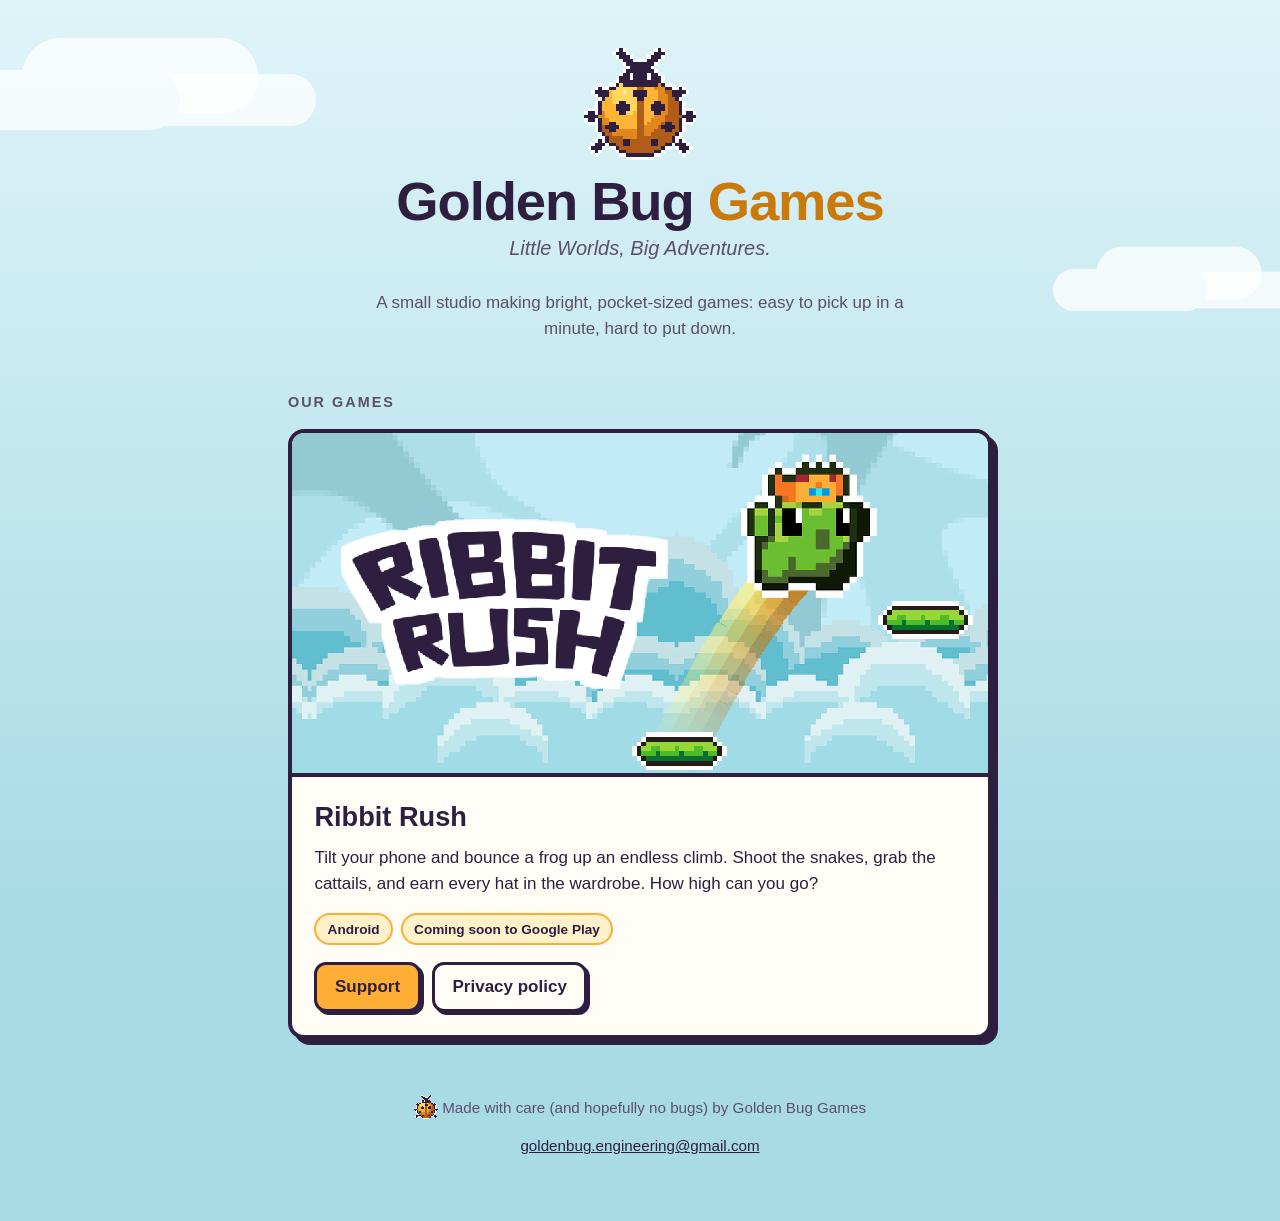
<file: index.html>
<!doctype html>
<html lang="en">
<head>
<meta charset="utf-8">
<meta name="viewport" content="width=device-width, initial-scale=1">
<link rel="icon" type="image/png" sizes="32x32" href="/favicon.png">
<link rel="apple-touch-icon" href="/logo.png">
<title>Golden Bug Games</title>
<meta name="description" content="Golden Bug Games: Little Worlds, Big Adventures. Makers of Ribbit Rush.">
<link rel="stylesheet" href="/site.css">
</head>
<body>
<main>
<header class="hero">
<img src="logo.png" alt="The Golden Bug Games ladybug" width="112" height="112">
<h1>Golden Bug <span>Games</span></h1>
<p class="tagline">Little Worlds, Big Adventures.</p>
<p class="about">A small studio making bright, pocket-sized games: easy to pick up in a minute, hard to put down.</p>
</header>

<h2 class="section">Our games</h2>
<article class="game">
<img src="ribbit-rush/feature.png" alt="Ribbit Rush: a frog in a gold crown leaping between platforms in the sky" width="1024" height="500">
<div class="body">
<h3>Ribbit Rush</h3>
<p>Tilt your phone and bounce a frog up an endless climb. Shoot the snakes, grab the cattails, and earn every hat in the wardrobe. How high can you go?</p>
<ul class="chips">
<li>Android</li>
<li>Coming soon to Google Play</li>
</ul>
<nav class="links" aria-label="Ribbit Rush">
<a href="ribbit-rush/support/">Support</a>
<a class="quiet" href="ribbit-rush/privacy/">Privacy policy</a>
</nav>
</div>
</article>

<footer>
<p><img src="favicon.png" alt="" width="24" height="24"> Made with care (and hopefully no bugs) by Golden Bug Games</p>
<p><a href="mailto:goldenbug.engineering@gmail.com">goldenbug.engineering@gmail.com</a></p>
</footer>
</main>
</body>
</html>
</file>
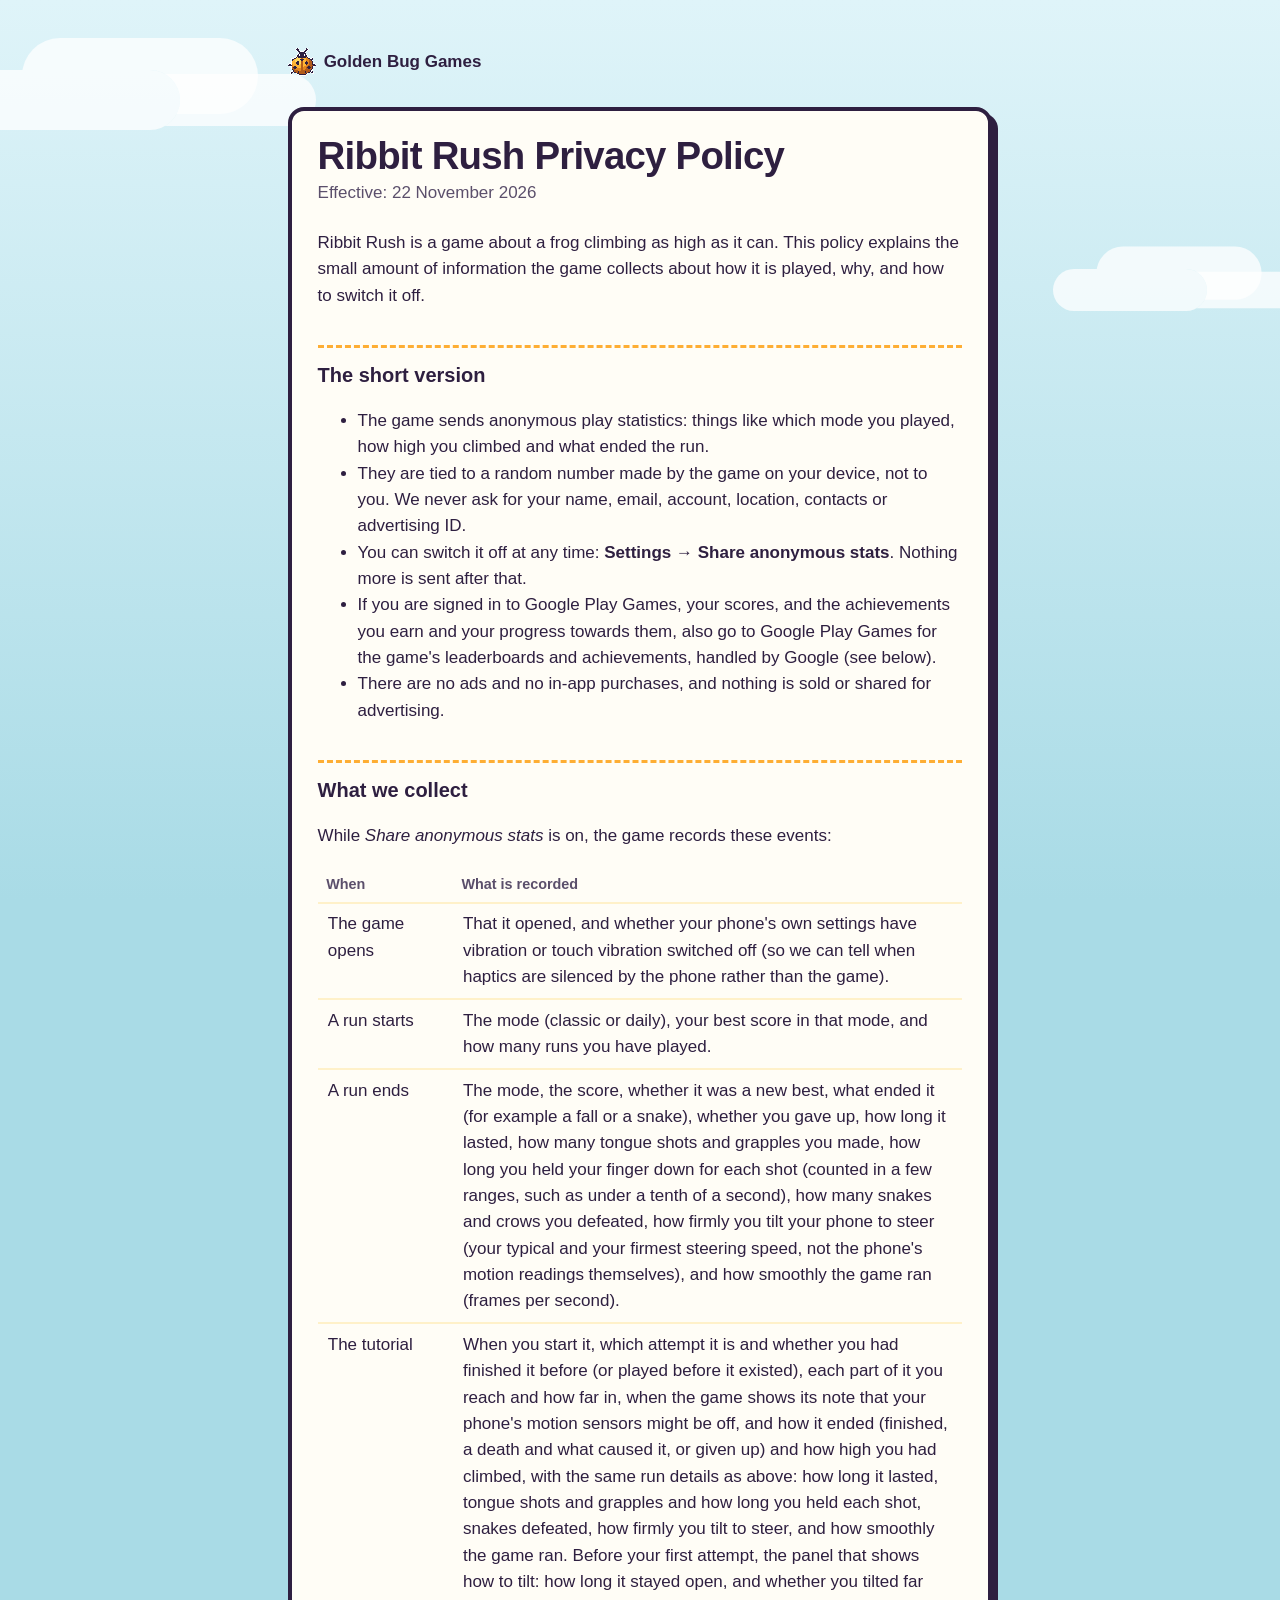
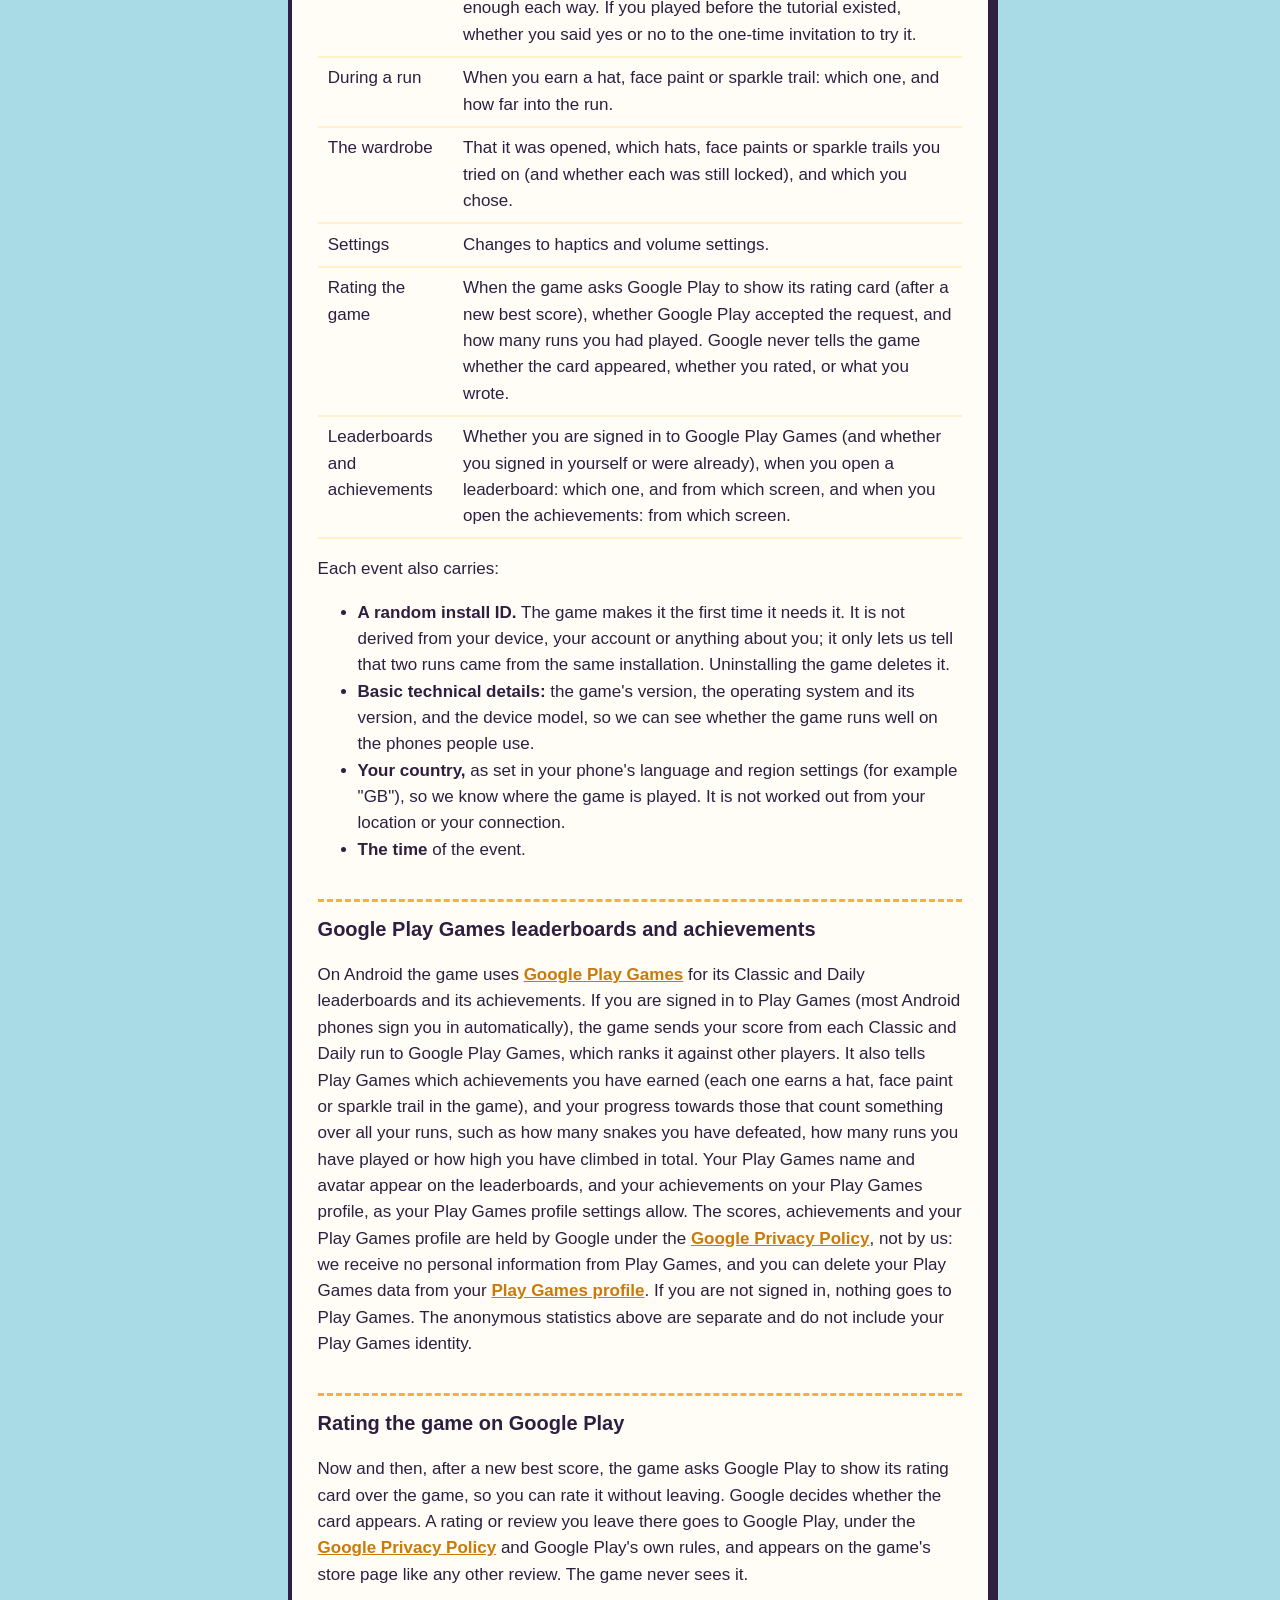
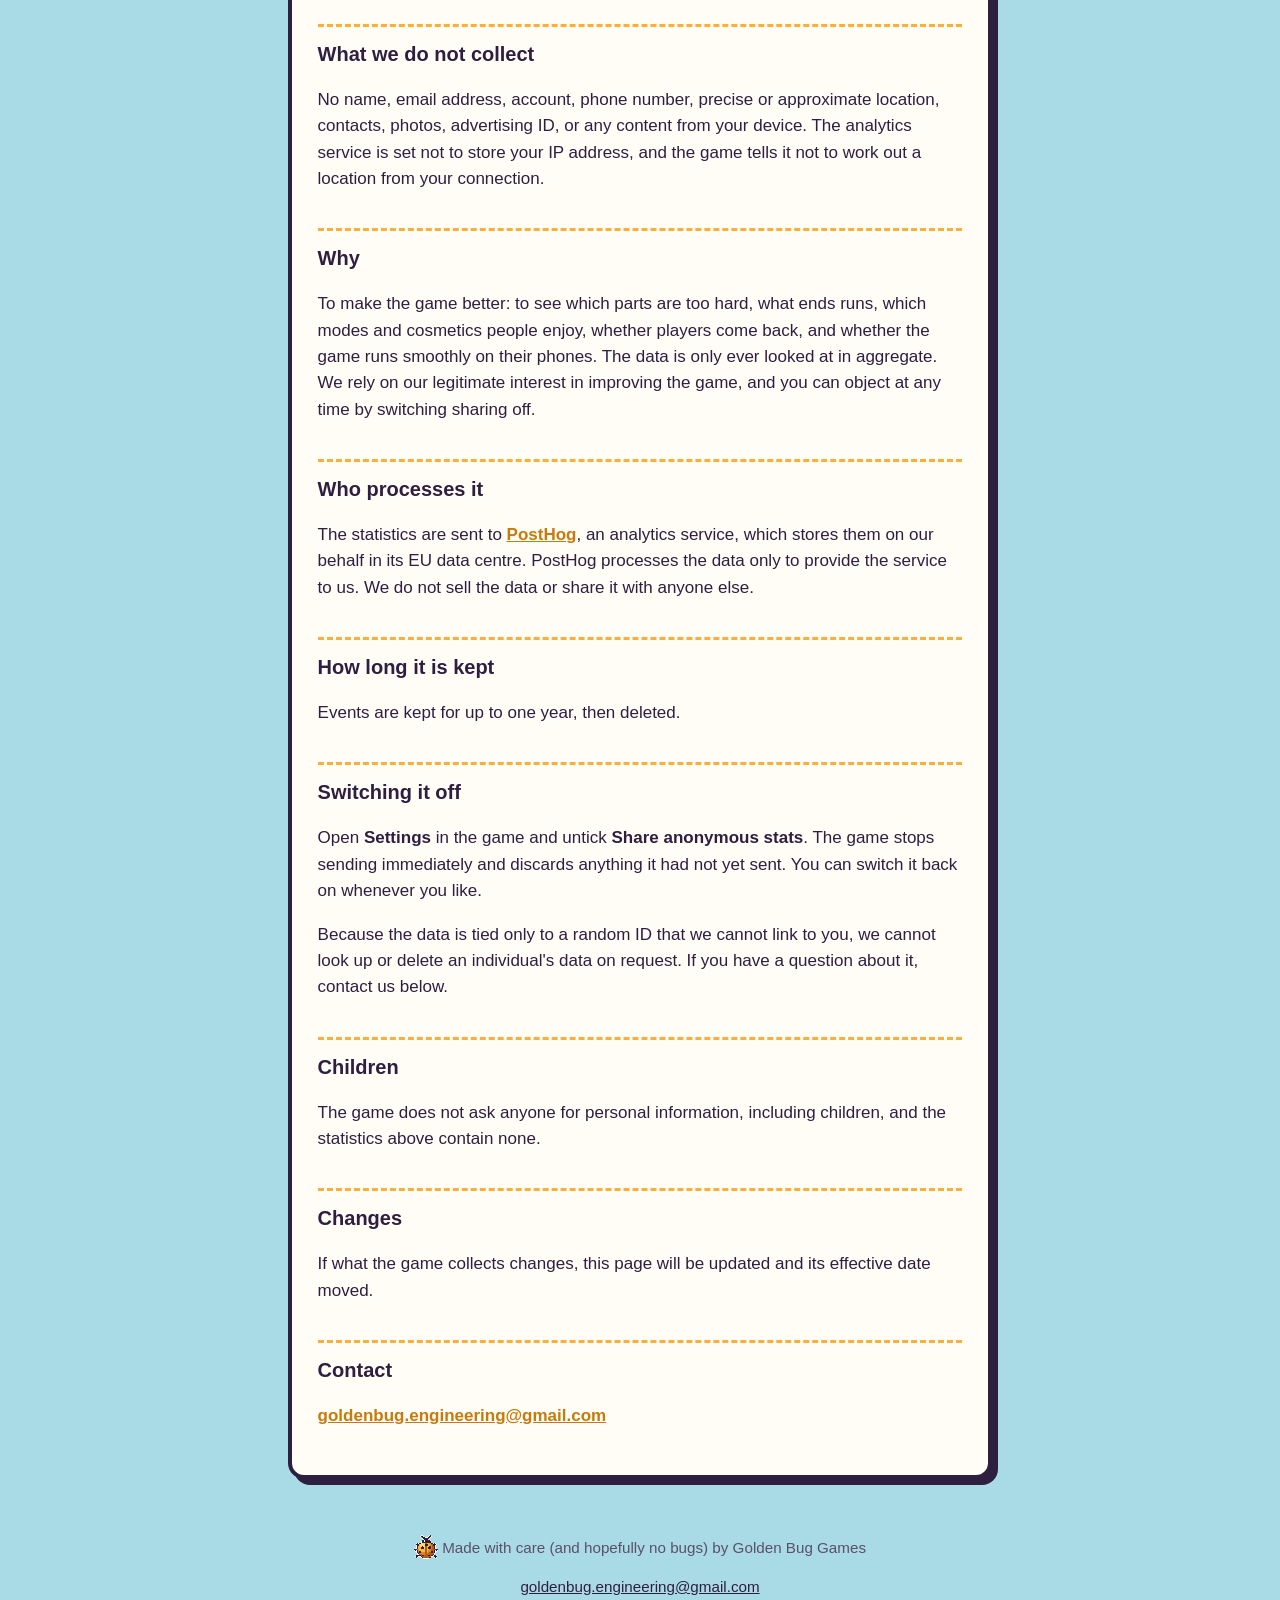
<file: ribbit-rush/privacy/index.html>
<!doctype html>
<html lang="en">
<head>
<meta charset="utf-8">
<meta name="viewport" content="width=device-width, initial-scale=1">
<link rel="icon" type="image/png" sizes="32x32" href="/favicon.png">
<link rel="apple-touch-icon" href="/logo.png">
<link rel="stylesheet" href="/site.css">
<title>Ribbit Rush Privacy Policy</title>
</head>
<body>
<main>
<p class="home"><a href="/"><img src="/favicon.png" alt="" width="28" height="28">Golden Bug Games</a></p>
<article class="page">
<h1>Ribbit Rush Privacy Policy</h1>
<p class="meta">Effective: 22 November 2026</p>

<p>Ribbit Rush is a game about a frog climbing as high as it can. This policy explains the small amount of information the game collects about how it is played, why, and how to switch it off.</p>

<h2>The short version</h2>
<ul>
<li>The game sends anonymous play statistics: things like which mode you played, how high you climbed and what ended the run.</li>
<li>They are tied to a random number made by the game on your device, not to you. We never ask for your name, email, account, location, contacts or advertising ID.</li>
<li>You can switch it off at any time: <strong>Settings → Share anonymous stats</strong>. Nothing more is sent after that.</li>
<li>If you are signed in to Google Play Games, your scores, and the achievements you earn and your progress towards them, also go to Google Play Games for the game's leaderboards and achievements, handled by Google (see below).</li>
<li>There are no ads and no in-app purchases, and nothing is sold or shared for advertising.</li>
</ul>

<h2>What we collect</h2>
<p>While <em>Share anonymous stats</em> is on, the game records these events:</p>
<table>
<tr><th>When</th><th>What is recorded</th></tr>
<tr><td>The game opens</td><td>That it opened, and whether your phone's own settings have vibration or touch vibration switched off (so we can tell when haptics are silenced by the phone rather than the game).</td></tr>
<tr><td>A run starts</td><td>The mode (classic or daily), your best score in that mode, and how many runs you have played.</td></tr>
<tr><td>A run ends</td><td>The mode, the score, whether it was a new best, what ended it (for example a fall or a snake), whether you gave up, how long it lasted, how many tongue shots and grapples you made, how long you held your finger down for each shot (counted in a few ranges, such as under a tenth of a second), how many snakes and crows you defeated, how firmly you tilt your phone to steer (your typical and your firmest steering speed, not the phone's motion readings themselves), and how smoothly the game ran (frames per second).</td></tr>
<tr><td>The tutorial</td><td>When you start it, which attempt it is and whether you had finished it before (or played before it existed), each part of it you reach and how far in, when the game shows its note that your phone's motion sensors might be off, and how it ended (finished, a death and what caused it, or given up) and how high you had climbed, with the same run details as above: how long it lasted, tongue shots and grapples and how long you held each shot, snakes defeated, how firmly you tilt to steer, and how smoothly the game ran. Before your first attempt, the panel that shows how to tilt: how long it stayed open, and whether you tilted far enough each way. If you played before the tutorial existed, whether you said yes or no to the one-time invitation to try it.</td></tr>
<tr><td>During a run</td><td>When you earn a hat, face paint or sparkle trail: which one, and how far into the run.</td></tr>
<tr><td>The wardrobe</td><td>That it was opened, which hats, face paints or sparkle trails you tried on (and whether each was still locked), and which you chose.</td></tr>
<tr><td>Settings</td><td>Changes to haptics and volume settings.</td></tr>
<tr><td>Rating the game</td><td>When the game asks Google Play to show its rating card (after a new best score), whether Google Play accepted the request, and how many runs you had played. Google never tells the game whether the card appeared, whether you rated, or what you wrote.</td></tr>
<tr><td>Leaderboards and achievements</td><td>Whether you are signed in to Google Play Games (and whether you signed in yourself or were already), when you open a leaderboard: which one, and from which screen, and when you open the achievements: from which screen.</td></tr>
</table>
<p>Each event also carries:</p>
<ul>
<li><strong>A random install ID.</strong> The game makes it the first time it needs it. It is not derived from your device, your account or anything about you; it only lets us tell that two runs came from the same installation. Uninstalling the game deletes it.</li>
<li><strong>Basic technical details:</strong> the game's version, the operating system and its version, and the device model, so we can see whether the game runs well on the phones people use.</li>
<li><strong>Your country,</strong> as set in your phone's language and region settings (for example "GB"), so we know where the game is played. It is not worked out from your location or your connection.</li>
<li><strong>The time</strong> of the event.</li>
</ul>

<h2>Google Play Games leaderboards and achievements</h2>
<p>On Android the game uses <a href="https://play.google.com/games">Google Play Games</a> for its Classic and Daily leaderboards and its achievements. If you are signed in to Play Games (most Android phones sign you in automatically), the game sends your score from each Classic and Daily run to Google Play Games, which ranks it against other players. It also tells Play Games which achievements you have earned (each one earns a hat, face paint or sparkle trail in the game), and your progress towards those that count something over all your runs, such as how many snakes you have defeated, how many runs you have played or how high you have climbed in total. Your Play Games name and avatar appear on the leaderboards, and your achievements on your Play Games profile, as your Play Games profile settings allow. The scores, achievements and your Play Games profile are held by Google under the <a href="https://policies.google.com/privacy">Google Privacy Policy</a>, not by us: we receive no personal information from Play Games, and you can delete your Play Games data from your <a href="https://play.google.com/games/profile">Play Games profile</a>. If you are not signed in, nothing goes to Play Games. The anonymous statistics above are separate and do not include your Play Games identity.</p>

<h2>Rating the game on Google Play</h2>
<p>Now and then, after a new best score, the game asks Google Play to show its rating card over the game, so you can rate it without leaving. Google decides whether the card appears. A rating or review you leave there goes to Google Play, under the <a href="https://policies.google.com/privacy">Google Privacy Policy</a> and Google Play's own rules, and appears on the game's store page like any other review. The game never sees it.</p>

<h2>What we do not collect</h2>
<p>No name, email address, account, phone number, precise or approximate location, contacts, photos, advertising ID, or any content from your device. The analytics service is set not to store your IP address, and the game tells it not to work out a location from your connection.</p>

<h2>Why</h2>
<p>To make the game better: to see which parts are too hard, what ends runs, which modes and cosmetics people enjoy, whether players come back, and whether the game runs smoothly on their phones. The data is only ever looked at in aggregate. We rely on our legitimate interest in improving the game, and you can object at any time by switching sharing off.</p>

<h2>Who processes it</h2>
<p>The statistics are sent to <a href="https://posthog.com">PostHog</a>, an analytics service, which stores them on our behalf in its EU data centre. PostHog processes the data only to provide the service to us. We do not sell the data or share it with anyone else.</p>

<h2>How long it is kept</h2>
<p>Events are kept for up to one year, then deleted.</p>

<h2>Switching it off</h2>
<p>Open <strong>Settings</strong> in the game and untick <strong>Share anonymous stats</strong>. The game stops sending immediately and discards anything it had not yet sent. You can switch it back on whenever you like.</p>
<p>Because the data is tied only to a random ID that we cannot link to you, we cannot look up or delete an individual's data on request. If you have a question about it, contact us below.</p>

<h2>Children</h2>
<p>The game does not ask anyone for personal information, including children, and the statistics above contain none.</p>

<h2>Changes</h2>
<p>If what the game collects changes, this page will be updated and its effective date moved.</p>

<h2>Contact</h2>
<p><a href="mailto:goldenbug.engineering@gmail.com">goldenbug.engineering@gmail.com</a></p>
</article>

<footer>
<p><img src="/favicon.png" alt="" width="24" height="24"> Made with care (and hopefully no bugs) by Golden Bug Games</p>
<p><a href="mailto:goldenbug.engineering@gmail.com">goldenbug.engineering@gmail.com</a></p>
</footer>
</main>
</body>
</html>
</file>
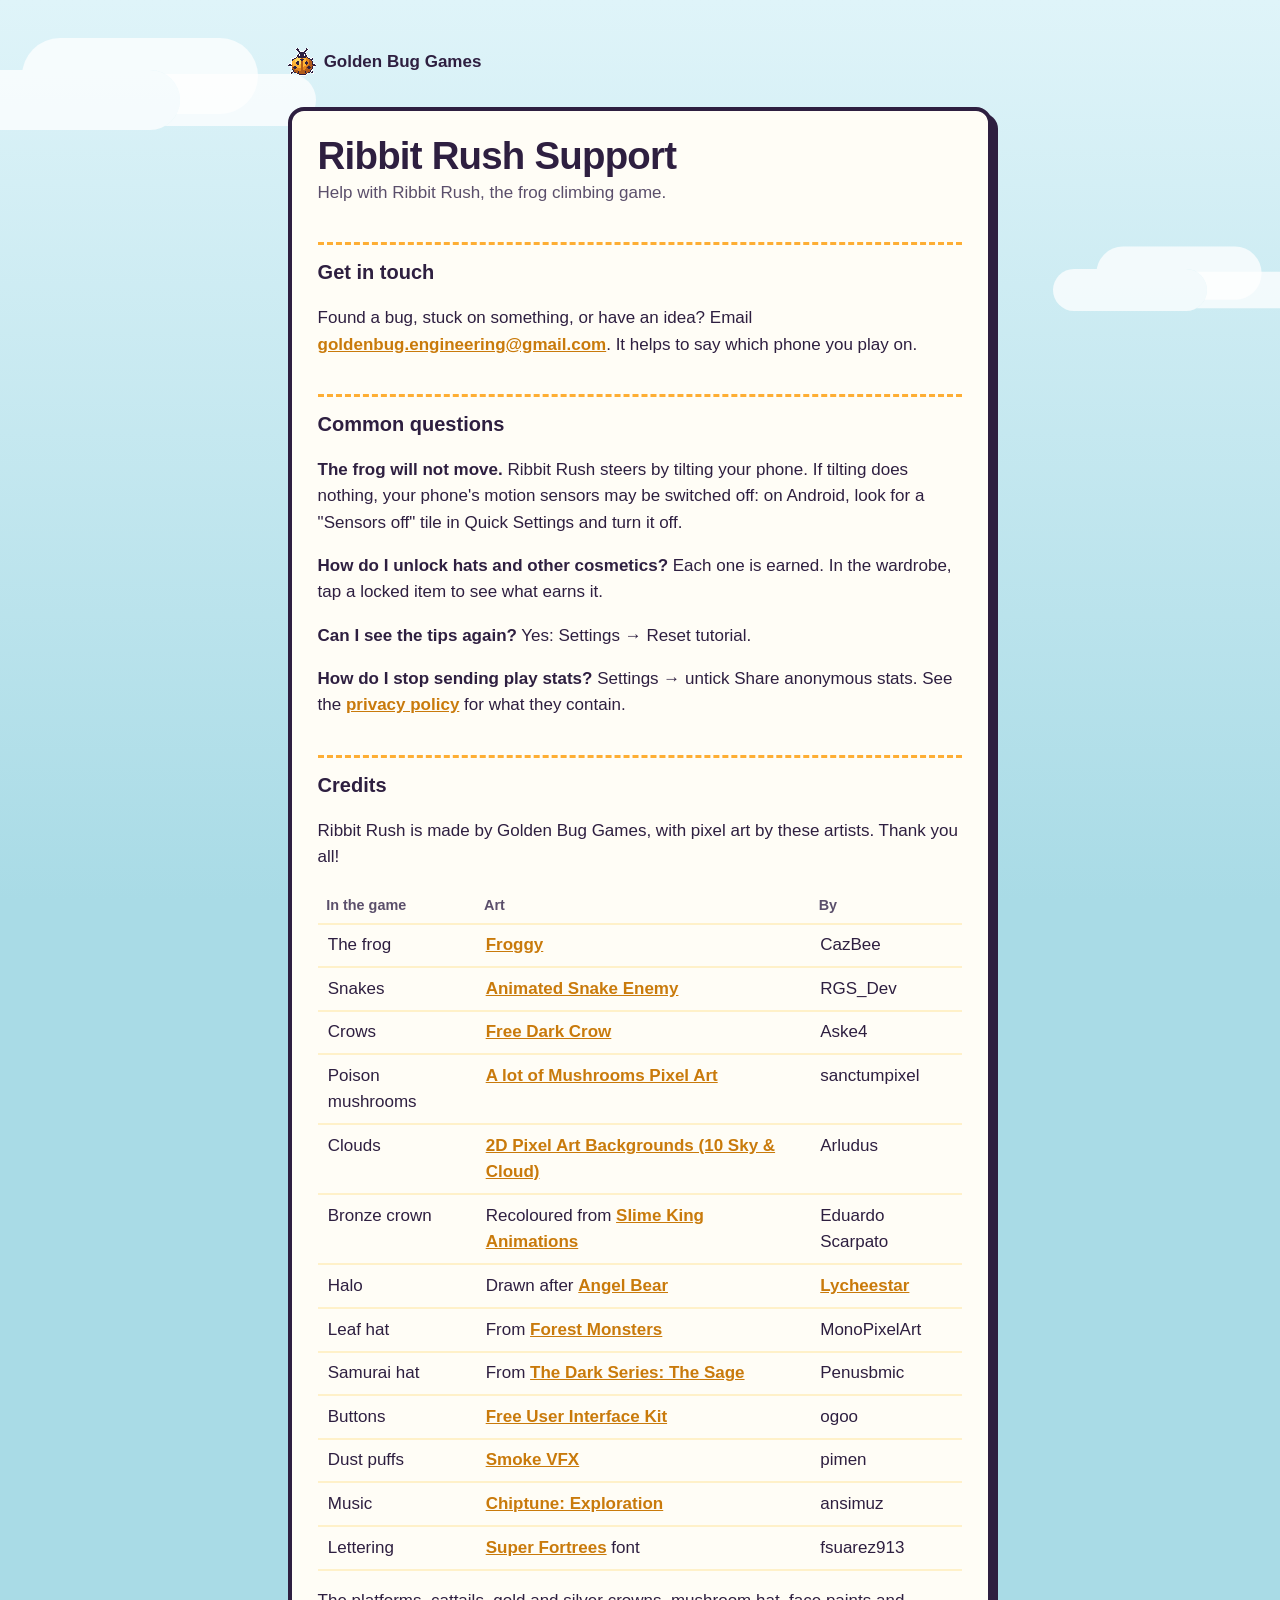
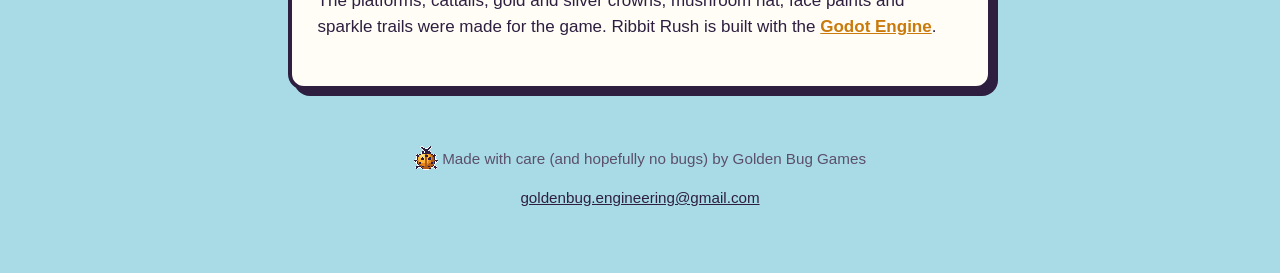
<file: ribbit-rush/support/index.html>
<!doctype html>
<html lang="en">
<head>
<meta charset="utf-8">
<meta name="viewport" content="width=device-width, initial-scale=1">
<link rel="icon" type="image/png" sizes="32x32" href="/favicon.png">
<link rel="apple-touch-icon" href="/logo.png">
<link rel="stylesheet" href="/site.css">
<title>Ribbit Rush Support</title>
</head>
<body>
<main>
<p class="home"><a href="/"><img src="/favicon.png" alt="" width="28" height="28">Golden Bug Games</a></p>
<article class="page">
<h1>Ribbit Rush Support</h1>
<p class="meta">Help with Ribbit Rush, the frog climbing game.</p>

<h2>Get in touch</h2>
<p>Found a bug, stuck on something, or have an idea? Email <a href="mailto:goldenbug.engineering@gmail.com">goldenbug.engineering@gmail.com</a>. It helps to say which phone you play on.</p>

<h2>Common questions</h2>
<p><strong>The frog will not move.</strong> Ribbit Rush steers by tilting your phone. If tilting does nothing, your phone's motion sensors may be switched off: on Android, look for a "Sensors off" tile in Quick Settings and turn it off.</p>
<p><strong>How do I unlock hats and other cosmetics?</strong> Each one is earned. In the wardrobe, tap a locked item to see what earns it.</p>
<p><strong>Can I see the tips again?</strong> Yes: Settings → Reset tutorial.</p>
<p><strong>How do I stop sending play stats?</strong> Settings → untick Share anonymous stats. See the <a href="../privacy/">privacy policy</a> for what they contain.</p>

<h2>Credits</h2>
<p>Ribbit Rush is made by Golden Bug Games, with pixel art by these artists. Thank you all!</p>
<table>
<tr><th>In the game</th><th>Art</th><th>By</th></tr>
<tr><td>The frog</td><td><a href="https://caz-bee.itch.io/froggy">Froggy</a></td><td>CazBee</td></tr>
<tr><td>Snakes</td><td><a href="https://rgsdev.itch.io/animated-snake-enemy-for-fantasy-rpg-2d-game-rgsdev">Animated Snake Enemy</a></td><td>RGS_Dev</td></tr>
<tr><td>Crows</td><td><a href="https://aske4.itch.io/free-dark-crow">Free Dark Crow</a></td><td>Aske4</td></tr>
<tr><td>Poison mushrooms</td><td><a href="https://sanctumpixel.itch.io/a-lot-of-mushroom-pixel-art">A lot of Mushrooms Pixel Art</a></td><td>sanctumpixel</td></tr>
<tr><td>Clouds</td><td><a href="https://arludus.itch.io/pixel-art-backgrounds-10-sky-cloud">2D Pixel Art Backgrounds (10 Sky &amp; Cloud)</a></td><td>Arludus</td></tr>
<tr><td>Bronze crown</td><td>Recoloured from <a href="https://eduardscarpato.itch.io/slime-king-animations-pixel-art-2d">Slime King Animations</a></td><td>Eduardo Scarpato</td></tr>
<tr><td>Halo</td><td>Drawn after <a href="https://lycheestar.itch.io/angel-bear-kawaii-spritesheet">Angel Bear</a></td><td><a href="https://lycheestar.itch.io/">Lycheestar</a></td></tr>
<tr><td>Leaf hat</td><td>From <a href="https://monopixelart.itch.io/forest-monsters-pixel-art">Forest Monsters</a></td><td>MonoPixelArt</td></tr>
<tr><td>Samurai hat</td><td>From <a href="https://penusbmic.itch.io/the-dark-series-the-sage">The Dark Series: The Sage</a></td><td>Penusbmic</td></tr>
<tr><td>Buttons</td><td><a href="https://ogoo.itch.io/free-user-interface-kit">Free User Interface Kit</a></td><td>ogoo</td></tr>
<tr><td>Dust puffs</td><td><a href="https://pimen.itch.io/smoke-vfx-1">Smoke VFX</a></td><td>pimen</td></tr>
<tr><td>Music</td><td><a href="https://opengameart.org/content/chiptune-exploration">Chiptune: Exploration</a></td><td>ansimuz</td></tr>
<tr><td>Lettering</td><td><a href="https://www.dafont.com/super-fortrees.font">Super Fortrees</a> font</td><td>fsuarez913</td></tr>
</table>
<p>The platforms, cattails, gold and silver crowns, mushroom hat, face paints and sparkle trails were made for the game. Ribbit Rush is built with the <a href="https://godotengine.org">Godot Engine</a>.</p>
</article>

<footer>
<p><img src="/favicon.png" alt="" width="24" height="24"> Made with care (and hopefully no bugs) by Golden Bug Games</p>
<p><a href="mailto:goldenbug.engineering@gmail.com">goldenbug.engineering@gmail.com</a></p>
</footer>
</main>
</body>
</html>
</file>
<file: site.css>
/* Golden Bug Games: the whole site's look, shared by every page. The sky
   of Ribbit Rush (a night sky in dark mode), ink-bordered paper cards, gold
   accents. No web fonts or outside requests. */
:root {
  --sky-top: #dff4f9; --sky-bottom: #a9dbe6;
  --ink: #2e1f40; --muted: #5b4f6b; --paper: #fffdf6;
  --gold: #feae34; --gold-deep: #c97a0b; --gold-soft: #fff1c9;
  --cloud: rgba(255, 255, 255, .75);
}
@media (prefers-color-scheme: dark) {
  :root {
    --sky-top: #1f2a3f; --sky-bottom: #10151f;
    --ink: #f4efe3; --muted: #b9b0c8; --paper: #232d42;
    --gold-soft: #4a3a17; --cloud: rgba(255, 255, 255, .06);
  }
}
* { box-sizing: border-box; }
html { background: var(--sky-bottom); }
body {
  margin: 0; min-height: 100vh; color: var(--ink);
  font: 17px/1.55 -apple-system, "Segoe UI", Roboto, Helvetica, Arial, sans-serif;
  background: linear-gradient(var(--sky-top), var(--sky-bottom)) fixed;
  position: relative; overflow-x: hidden;
}
/* soft clouds behind everything */
body::before, body::after {
  content: ""; position: absolute; z-index: 0; pointer-events: none;
  width: 220px; height: 60px; border-radius: 60px; background: var(--cloud);
  box-shadow: 70px -24px 0 8px var(--cloud), 140px 0 0 -4px var(--cloud);
}
body::before { top: 70px; left: -40px; }
body::after { top: 260px; right: 40px; transform: scale(.7); }
main { position: relative; z-index: 1; max-width: 46rem; margin: 0 auto; padding: 3rem 16px 3rem; }
a { color: var(--ink); }

.hero { text-align: center; }
.hero img { width: 112px; height: 112px; image-rendering: pixelated; }
h1 { margin: .3rem 0 .2rem; font-size: clamp(2.2rem, 8vw, 3.4rem); font-weight: 900; letter-spacing: -.02em; line-height: 1.05; }
h1 span { color: var(--gold-deep); }
@media (prefers-color-scheme: dark) { h1 span { color: var(--gold); } }
.tagline { margin: 0; font-size: 1.25rem; font-style: italic; color: var(--muted); }
.about { max-width: 34rem; margin: 1.6rem auto 0; color: var(--muted); }

h2.section { margin: 3rem 0 1rem; font-size: .9rem; letter-spacing: .14em; text-transform: uppercase; color: var(--muted); }

.game {
  background: var(--paper); border: 4px solid var(--ink); border-radius: 16px;
  box-shadow: 6px 6px 0 var(--ink); overflow: hidden;
}
.game > img { display: block; width: 100%; height: auto; image-rendering: pixelated; border-bottom: 4px solid var(--ink); }
.game .body { padding: 1.2rem 1.4rem 1.4rem; }
.game h3 { margin: 0 0 .3rem; font-size: 1.7rem; font-weight: 900; }
.game p { margin: .4rem 0 1rem; }
.chips { display: flex; flex-wrap: wrap; gap: .5rem; margin: 0 0 1.1rem; padding: 0; list-style: none; }
.chips li { font-size: .85rem; font-weight: 700; padding: .2rem .7rem; border-radius: 999px; background: var(--gold-soft); border: 2px solid var(--gold); }
.links { display: flex; flex-wrap: wrap; gap: .7rem; }
.links a {
  font-weight: 800; text-decoration: none; padding: .55rem 1.1rem; border-radius: 12px;
  border: 3px solid var(--ink); background: var(--gold); color: #2e1f40; box-shadow: 3px 3px 0 var(--ink);
  transition: transform .08s ease, box-shadow .08s ease;
}
.links a:hover { transform: translate(-1px, -1px); box-shadow: 4px 4px 0 var(--ink); }
.links a:active { transform: translate(2px, 2px); box-shadow: 1px 1px 0 var(--ink); }
.links a.quiet { background: var(--paper); color: var(--ink); }

footer { margin-top: 3.5rem; text-align: center; color: var(--muted); font-size: .95rem; }
footer img { width: 24px; height: 24px; image-rendering: pixelated; vertical-align: -6px; }

/* The small home link at the top of every inner page */
.home { margin: 0 0 1.4rem; }
.home a { display: inline-flex; align-items: center; gap: .45em; font-weight: 800; text-decoration: none; color: var(--ink); }
.home img { image-rendering: pixelated; }

/* An inner page's text, on a paper card */
.page {
  background: var(--paper); border: 4px solid var(--ink); border-radius: 16px;
  box-shadow: 6px 6px 0 var(--ink); padding: 1.6rem 1.6rem 1.8rem;
}
.page h1 { font-size: clamp(1.8rem, 6vw, 2.4rem); color: var(--ink); margin: 0 0 .2rem; }
.page h2 { font-size: 1.25rem; margin: 1.8em 0 .5em; padding-top: .6em; border-top: 3px dashed var(--gold); }
.page .meta { color: var(--muted); margin: 0 0 1.4em; }
.page a { color: var(--gold-deep); font-weight: 600; }
@media (prefers-color-scheme: dark) { .page a { color: var(--gold); } }
.page table { border-collapse: collapse; width: 100%; margin: .5em 0 1em; }
.page th, .page td { text-align: left; vertical-align: top; padding: .45em .6em; border-bottom: 2px solid var(--gold-soft); }
.page th { font-size: .9rem; color: var(--muted); font-weight: 700; }
@media (max-width: 480px) { .page { padding: 1.2rem 1.1rem 1.4rem; } .page th, .page td { padding: .4em .35em; } }
</file>
